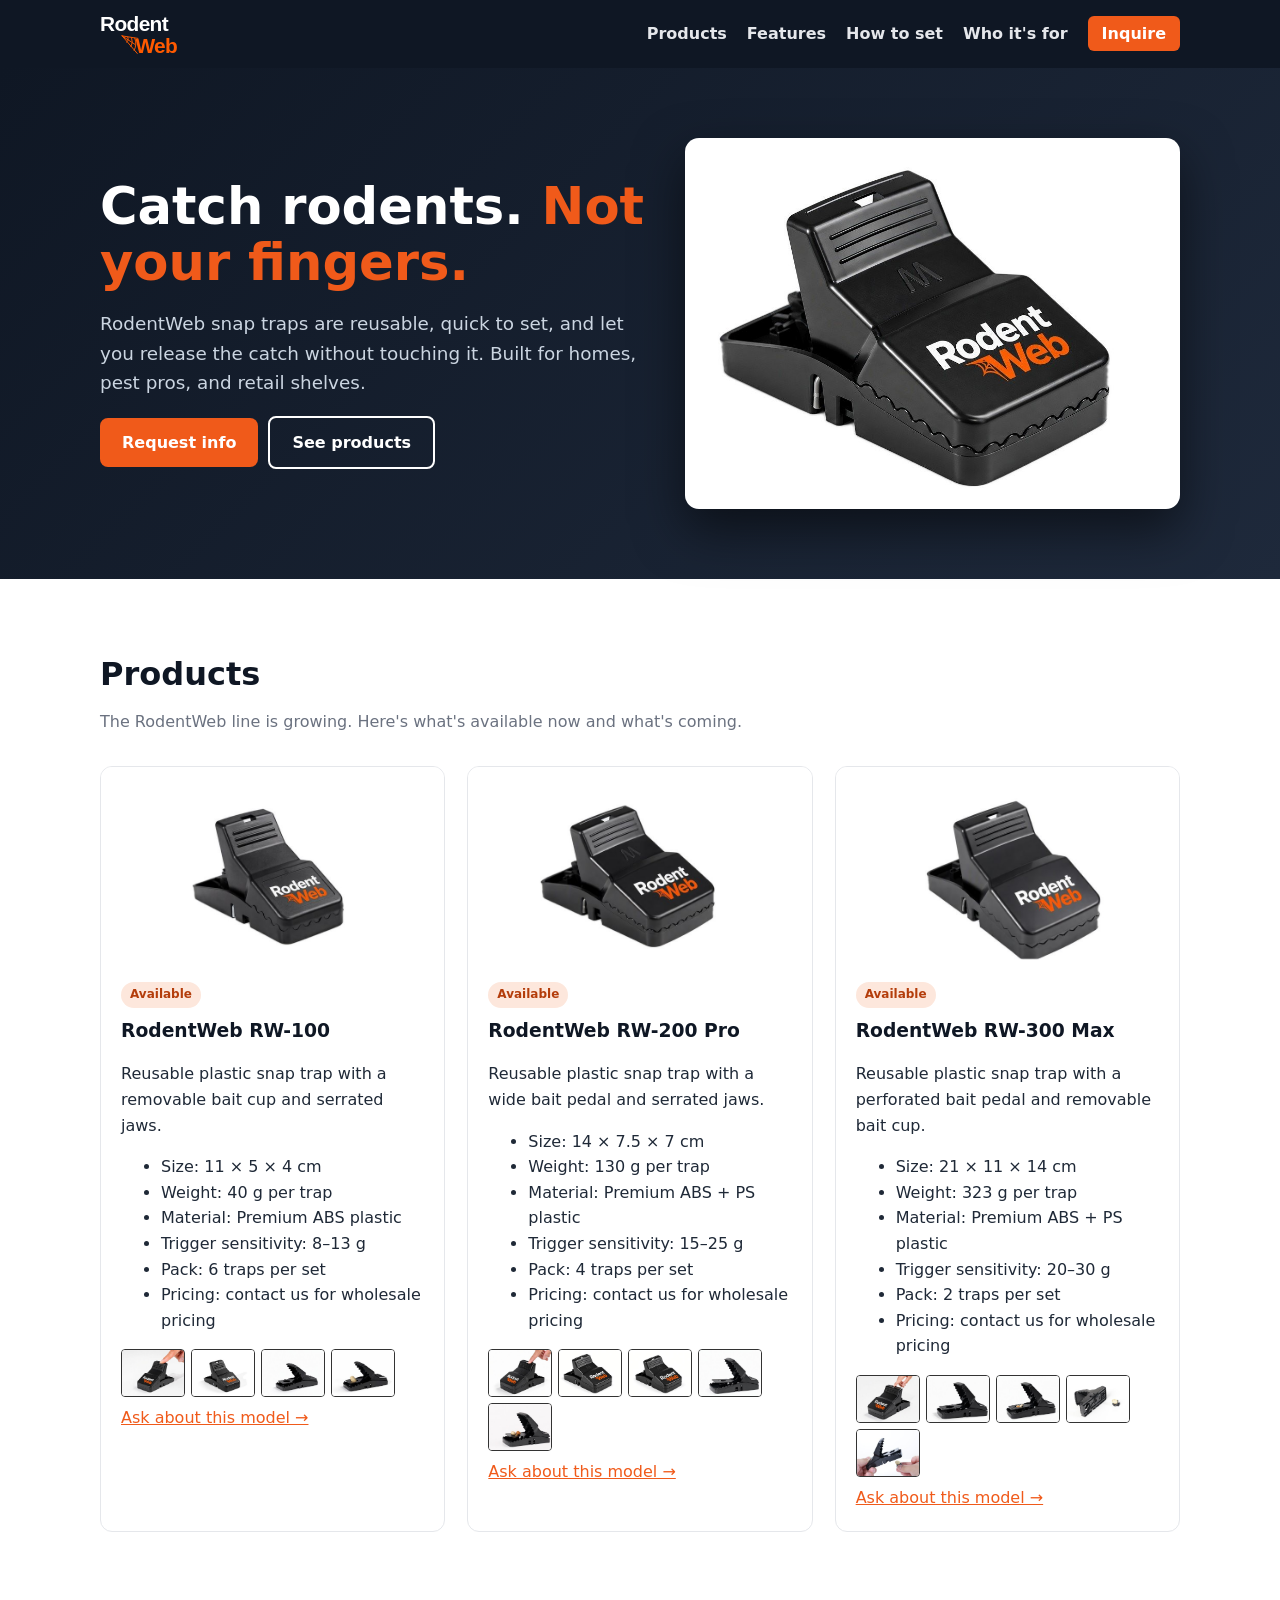
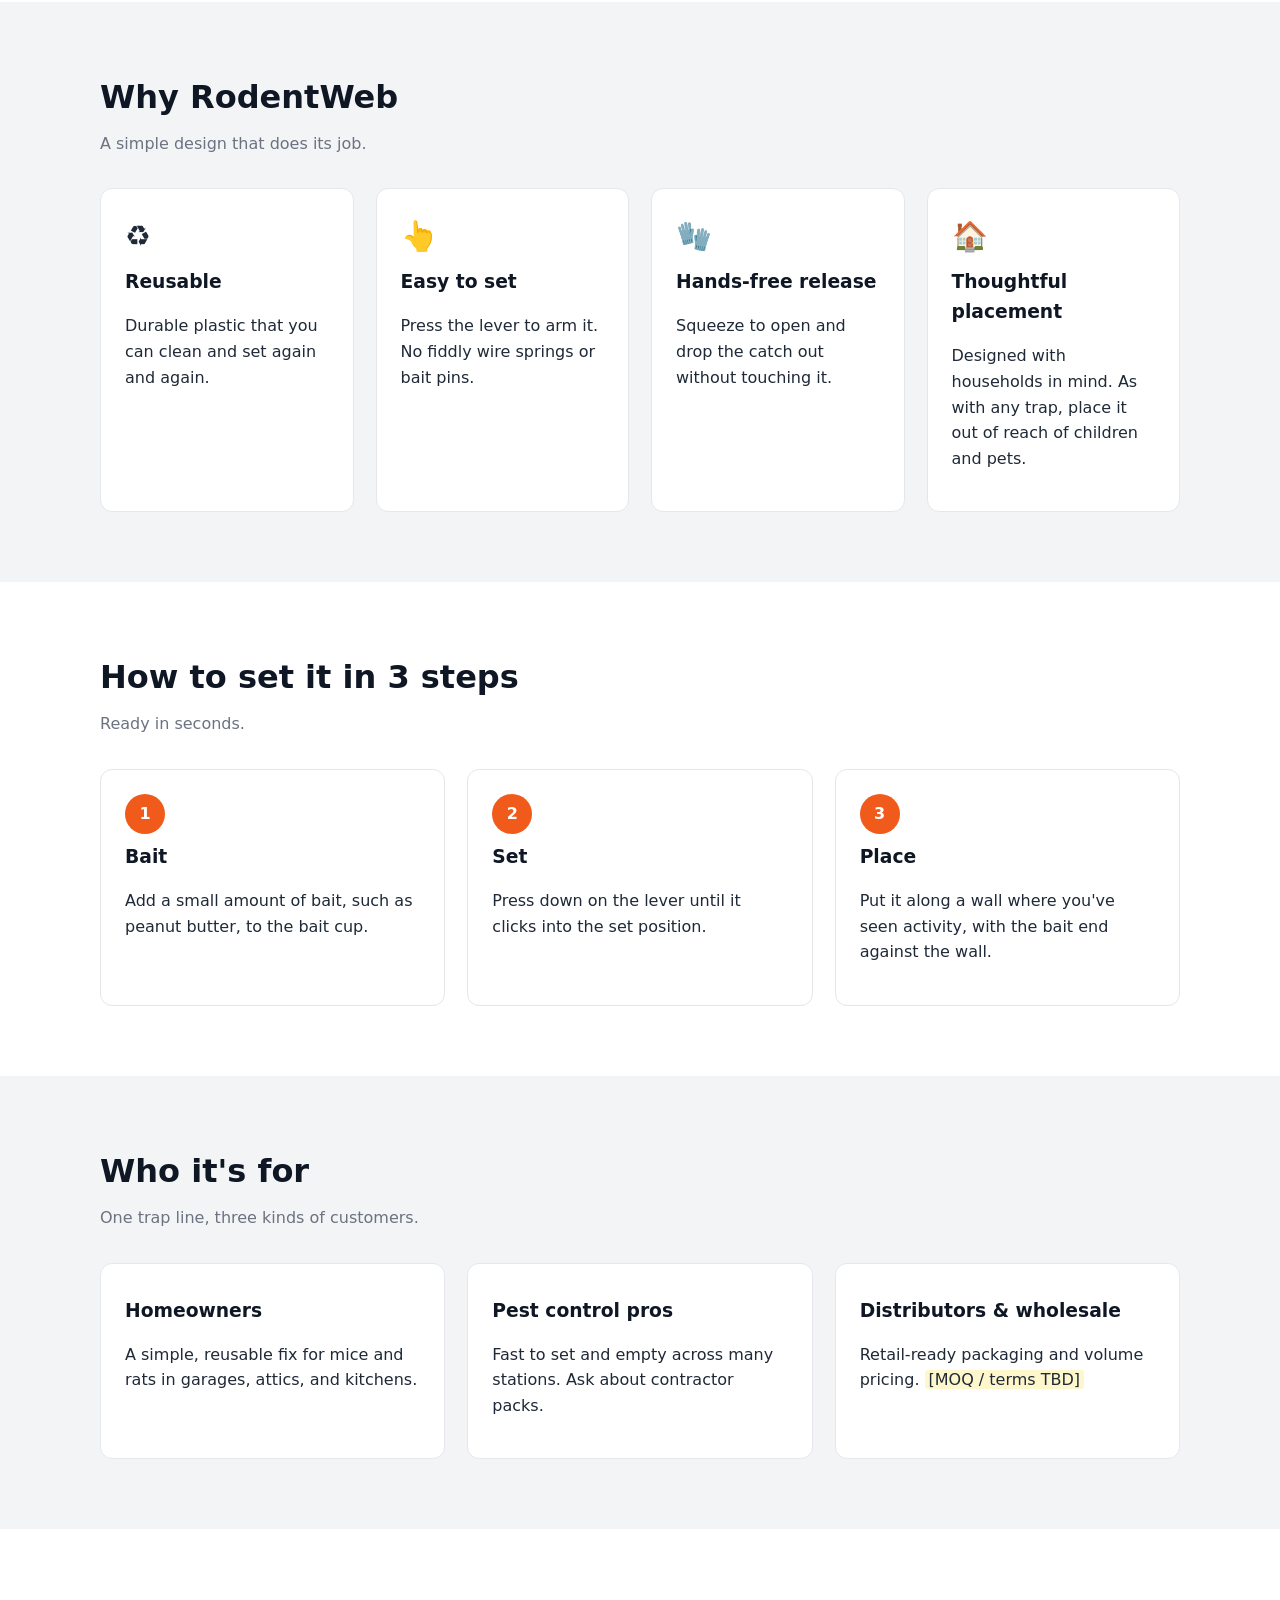
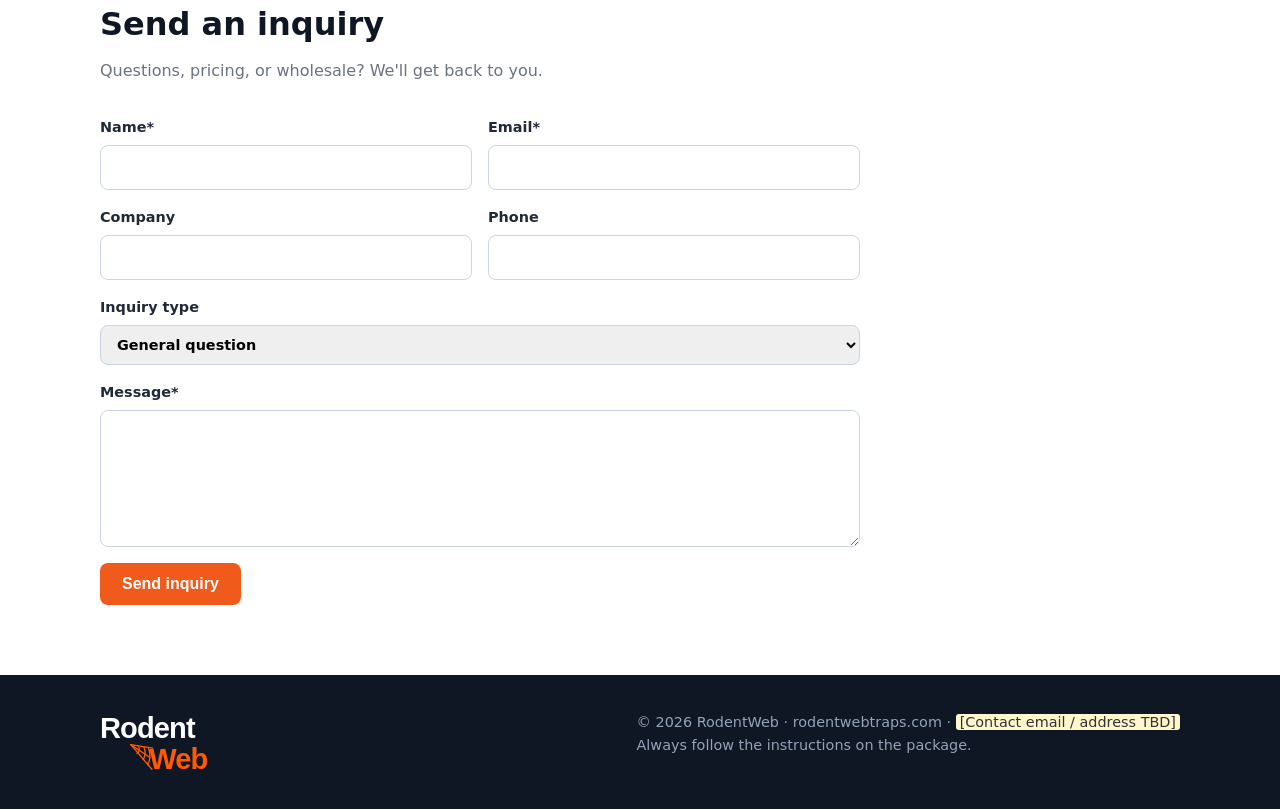
<file: index.html>
<!doctype html><html lang="en"><head><meta charset="utf-8"><meta name="viewport" content="width=device-width,initial-scale=1">
<title>RodentWeb Traps | Reusable Snap Traps for Rats &amp; Mice</title>
<meta name="description" content="RodentWeb reusable plastic snap traps for homeowners, pest pros, and distributors. Ask about pricing and wholesale.">
<link rel="canonical" href="https://rodentwebtraps.com/"><link rel="icon" href="assets/favicon.svg" type="image/svg+xml"><link rel="stylesheet" href="styles.css?v=lb1026"></head><body>
<header><div class="wrap">
 <a class="brand" href="#top"><img src="assets/logo-white.svg" alt="RodentWeb" width="120" height="67"></a>
 <nav><a href="#products">Products</a><a href="#features">Features</a><a href="#how">How to set</a><a href="#who">Who it's for</a><a class="cta" href="#contact">Inquire</a></nav>
</div></header>
<main id="top">
<section class="hero"><div class="wrap"><div>
 <h1>Catch rodents. <span>Not your fingers.</span></h1>
 <p>RodentWeb snap traps are reusable, quick to set, and let you release the catch without touching it. Built for homes, pest pros, and retail shelves.</p>
 <a class="btn" href="#contact">Request info</a><a class="btn ghost" href="#products">See products</a>
</div>
 <img src="[data-uri]" data-rw="assets/hero.jpg" style="aspect-ratio:4/3;width:100%;height:auto" alt="RodentWeb RW-200 Pro snap trap with the RodentWeb logo" width="960" height="720">
</div></section>
<section id="products"><div class="wrap"><h2>Products</h2><p class="lead">The RodentWeb line is growing. Here's what's available now and what's coming.</p>
 <!-- Cards are generated from products.js. Edit that file to add models. -->
 <div class="grid" id="product-grid"><noscript><p>Enable JavaScript to view products, or <a href="#contact">contact us</a>.</p></noscript></div>
</div></section>
<section id="features" class="alt"><div class="wrap"><h2>Why RodentWeb</h2><p class="lead">A simple design that does its job.</p><div class="grid">
 <div class="card"><div class="ico">♻️</div><h3>Reusable</h3><p>Durable plastic that you can clean and set again and again.</p></div>
 <div class="card"><div class="ico">👆</div><h3>Easy to set</h3><p>Press the lever to arm it. No fiddly wire springs or bait pins.</p></div>
 <div class="card"><div class="ico">🧤</div><h3>Hands-free release</h3><p>Squeeze to open and drop the catch out without touching it.</p></div>
 <div class="card"><div class="ico">🏠</div><h3>Thoughtful placement</h3><p>Designed with households in mind. As with any trap, place it out of reach of children and pets.</p></div>
</div></div></section>
<section id="how"><div class="wrap"><h2>How to set it in 3 steps</h2><p class="lead">Ready in seconds.</p><div class="grid steps">
 <div class="card step"><h3>Bait</h3><p>Add a small amount of bait, such as peanut butter, to the bait cup.</p></div>
 <div class="card step"><h3>Set</h3><p>Press down on the lever until it clicks into the set position.</p></div>
 <div class="card step"><h3>Place</h3><p>Put it along a wall where you've seen activity, with the bait end against the wall.</p></div>
</div></div></section>
<section id="who" class="alt"><div class="wrap"><h2>Who it's for</h2><p class="lead">One trap line, three kinds of customers.</p><div class="grid">
 <div class="card"><h3>Homeowners</h3><p>A simple, reusable fix for mice and rats in garages, attics, and kitchens.</p></div>
 <div class="card"><h3>Pest control pros</h3><p>Fast to set and empty across many stations. Ask about contractor packs.</p></div>
 <div class="card"><h3>Distributors &amp; wholesale</h3><p>Retail-ready packaging and volume pricing. <span class="todo">[MOQ / terms TBD]</span></p></div>
</div></div></section>
<section id="contact"><div class="wrap"><h2>Send an inquiry</h2><p class="lead">Questions, pricing, or wholesale? We'll get back to you.</p>
 <form name="inquiry" action="mailto:info@rodentwebtraps.com?subject=RodentWeb%20inquiry" method="post" enctype="text/plain">
  
  <label>Name*<input name="name" required autocomplete="name"></label>
  <label>Email*<input type="email" name="email" required autocomplete="email"></label>
  <label>Company<input name="company" autocomplete="organization"></label>
  <label>Phone<input type="tel" name="phone" autocomplete="tel"></label>
  <label class="full">Inquiry type<select name="inquiry-type"><option>General question</option><option>Homeowner</option><option>Pest control professional</option><option>Distributor / wholesale</option><option>Press / partnership</option></select></label>
  <label class="full">Message*<textarea name="message" rows="5" required></textarea></label>
  <div class="full"><button class="btn" type="submit">Send inquiry</button></div>
 </form>
</div></section>
</main>
<footer><div class="wrap"><div><img src="assets/logo-white.svg" alt="RodentWeb" width="110" height="62"></div>
<div>© <span id="y">2026</span> RodentWeb · rodentwebtraps.com · <span class="todo" style="color:#333">[Contact email / address TBD]</span><br>Always follow the instructions on the package.</div></div></footer>
<script src="assets/img-hero.js?v=lb1026"></script>
<script src="assets/img-rw-100.js?v=lb1026"></script>
<script src="assets/img-rw-200-pro.js?v=lb1026"></script>
<script src="assets/img-rw-300-max.js?v=lb1026"></script>
<script>(function(){var m=window.RW_IMG||{};window.RW_SRC=function(p){return m[p]||p};document.querySelectorAll("img[data-rw]").forEach(function(i){var s=i.getAttribute("data-rw");if(m[s])i.src=m[s];});})();</script>
<script src="products.js?v=lb1026"></script>
<script src="assets/lightbox.js?v=lb1026"></script></body></html>
</file>
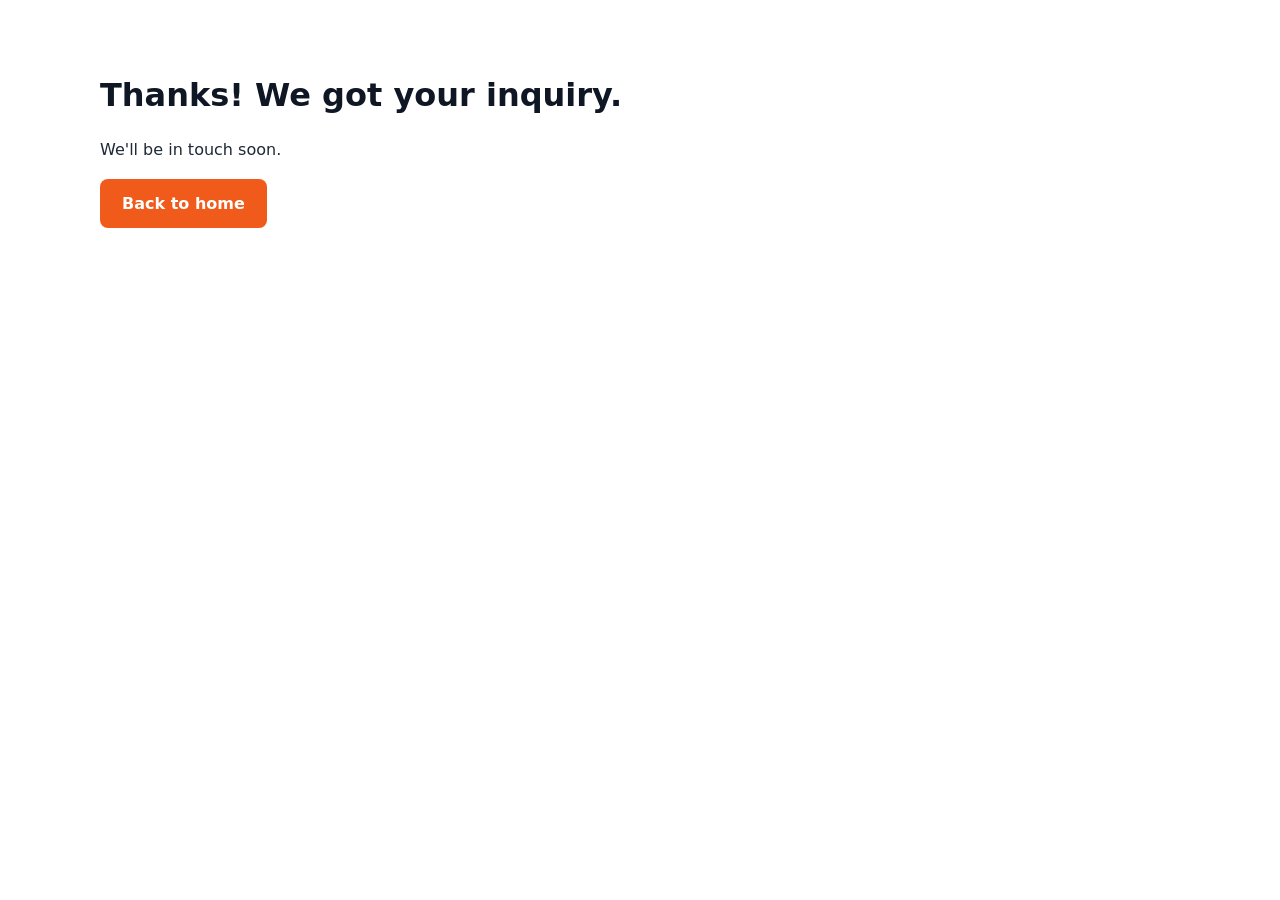
<file: thanks.html>
<!doctype html><html lang="en"><head><meta charset="utf-8"><meta name="viewport" content="width=device-width,initial-scale=1"><title>Thanks | RodentWeb</title><link rel="icon" href="assets/favicon.svg" type="image/svg+xml"><link rel="stylesheet" href="styles.css"></head><body><section><div class="wrap"><h2>Thanks! We got your inquiry.</h2><p>We'll be in touch soon.</p><a class="btn" href="/">Back to home</a></div></section></body></html>
</file>
<file: styles.css>
:root{--navy:#0f1724;--orange:#F05A1A;--gray:#f3f4f6;--text:#1f2937}
*{box-sizing:border-box}body{margin:0;font-family:system-ui,-apple-system,"Segoe UI",Roboto,Arial,sans-serif;color:var(--text);line-height:1.6}
a{color:var(--orange)}img{max-width:100%;display:block}
.wrap{max-width:1120px;margin:0 auto;padding:0 20px}
header{background:var(--navy);position:sticky;top:0;z-index:10}
header .wrap{display:flex;align-items:center;justify-content:space-between;height:68px}
.brand{display:flex;align-items:center;gap:10px;text-decoration:none;color:#fff}
.word{font-weight:900;line-height:.95;font-size:1.25rem;letter-spacing:-.5px}.word b{color:var(--orange);display:block}
nav a{color:#e5e7eb;text-decoration:none;margin-left:20px;font-weight:600}nav a.cta{background:var(--orange);color:#fff;padding:8px 14px;border-radius:6px}
.hero{background:linear-gradient(135deg,#0f1724,#1e293b);color:#fff;padding:70px 0}
.hero .wrap{display:grid;grid-template-columns:1.1fr 1fr;gap:40px;align-items:center}
.hero h1{font-size:clamp(2rem,4.5vw,3.2rem);line-height:1.1;margin:0 0 16px}.hero h1 span{color:var(--orange)}
.hero p{color:#cbd5e1;font-size:1.15rem}.hero img{width:100%;height:auto;aspect-ratio:4/3;object-fit:contain;border-radius:14px;box-shadow:0 20px 50px #0008}
.btn{display:inline-block;background:var(--orange);color:#fff;padding:12px 22px;border-radius:8px;font-weight:700;text-decoration:none;border:0;font-size:1rem;cursor:pointer}
.btn.ghost{background:transparent;border:2px solid #fff;margin-left:10px}
section{padding:70px 0}section h2{font-size:2rem;margin:0 0 8px;color:var(--navy)}.lead{color:#6b7280;margin:0 0 32px}
.alt{background:var(--gray)}
.grid{display:grid;grid-template-columns:repeat(auto-fit,minmax(240px,1fr));gap:22px}
.card{background:#fff;border:1px solid #e5e7eb;border-radius:12px;padding:24px}
.card h3{margin:8px 0;color:var(--navy)}.ico{font-size:1.8rem}
.product{padding:0;overflow:hidden;display:flex;flex-direction:column}.product .body{padding:20px;flex:1}
.product .ph{aspect-ratio:4/3;background:repeating-linear-gradient(45deg,#e5e7eb 0 12px,#f3f4f6 12px 24px);display:grid;place-items:center;color:#6b7280;font-weight:700}
.product img{aspect-ratio:4/3;object-fit:cover;width:100%}
.tag{display:inline-block;font-size:.75rem;font-weight:700;padding:3px 9px;border-radius:99px;background:#fde7dc;color:#b43d0b}
.tag.soon{background:#e5e7eb;color:#374151}.todo{background:#fff7cc;padding:0 4px;border-radius:3px}
.steps{counter-reset:s}.step::before{counter-increment:s;content:counter(s);display:grid;place-items:center;width:40px;height:40px;border-radius:50%;background:var(--orange);color:#fff;font-weight:800}
form{display:grid;grid-template-columns:1fr 1fr;gap:16px;max-width:760px}
label{font-weight:600;font-size:.9rem;display:flex;flex-direction:column;gap:6px}
input,select,textarea{font:inherit;padding:10px 12px;border:1px solid #cbd5e1;border-radius:8px}
.full{grid-column:1/-1}.hidden{display:none}
footer{background:var(--navy);color:#94a3b8;padding:36px 0;font-size:.9rem}footer .wrap{display:flex;justify-content:space-between;flex-wrap:wrap;gap:16px}
@media(max-width:800px){.hero .wrap{grid-template-columns:1fr}nav a:not(.cta){display:none}form{grid-template-columns:1fr}.hero{padding:44px 0}}
.product .gallery{display:flex;gap:6px;margin:8px 0}.product .gallery img{width:64px;height:48px;object-fit:cover;border-radius:4px;border:1px solid #333}
.product > img{object-fit:contain;background:#fff}
.product > img{width:100%;height:auto;aspect-ratio:16/9;object-fit:cover;background:none}
.product .gallery{flex-wrap:wrap}.brand img{display:block;height:44px;width:auto}
</file>
